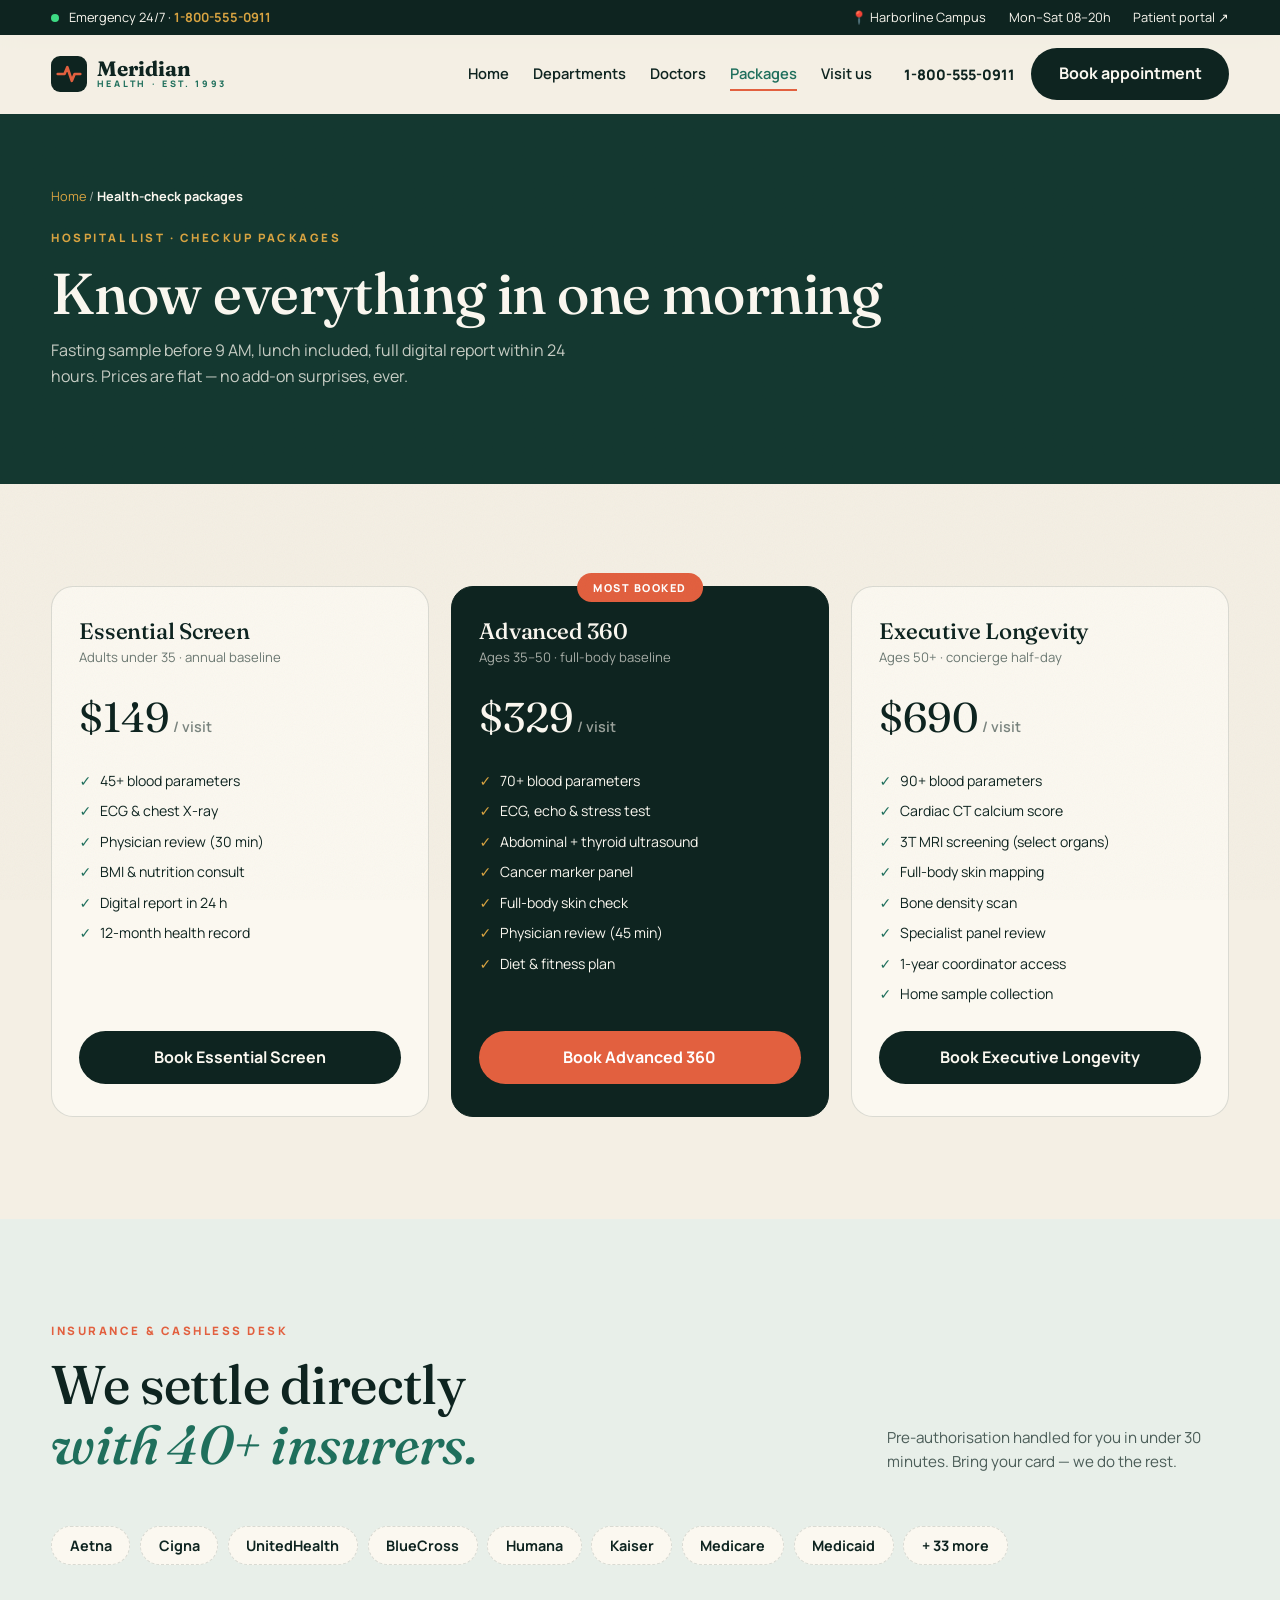
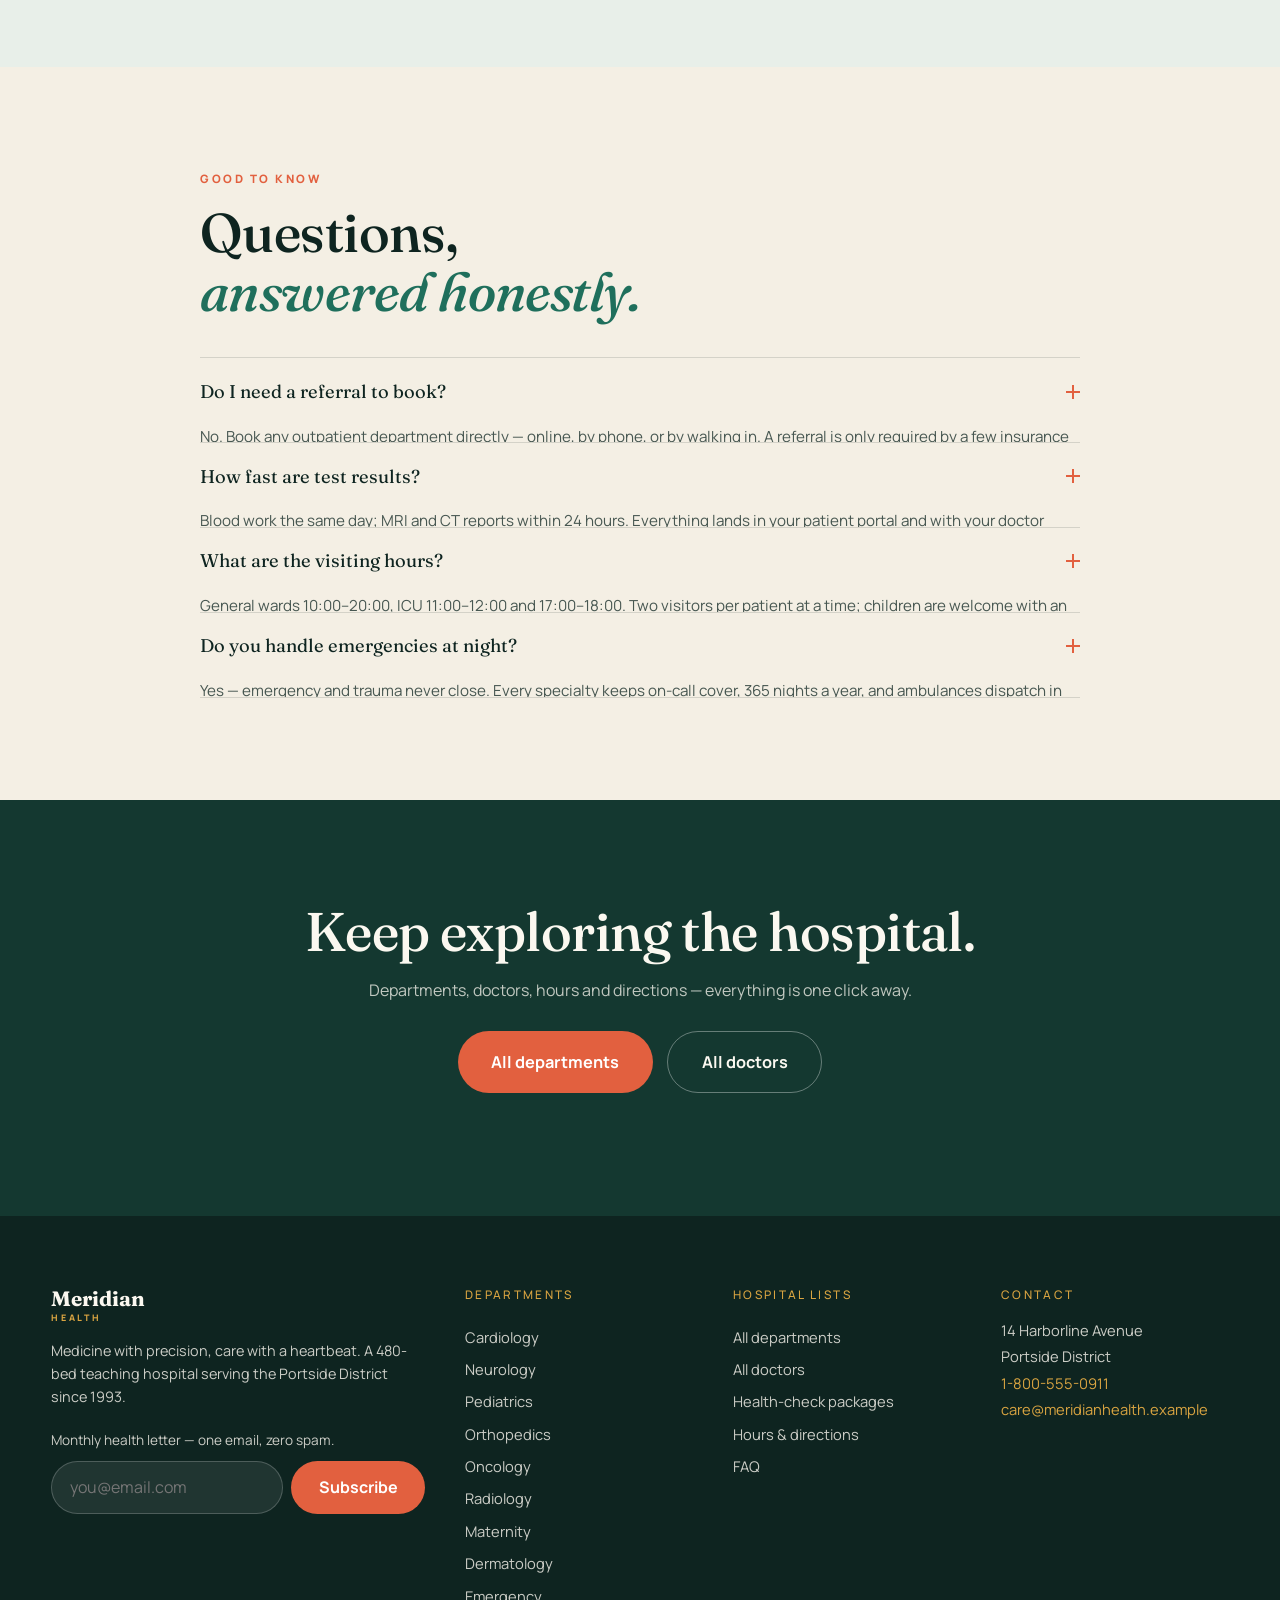
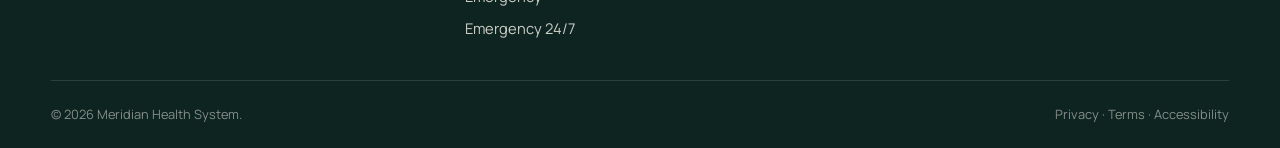
<file: packages.html>
<!DOCTYPE html>
<html lang="en">
<head>
  <meta charset="UTF-8" />
  <meta name="viewport" content="width=device-width, initial-scale=1.0" />
  <title>Health-Check Packages — Meridian Health</title>
  <meta name="description" content="Flat-price health checkups at Meridian General Hospital: Essential, Advanced 360 and Executive Longevity." />
  <link rel="preconnect" href="https://fonts.googleapis.com" />
  <link rel="preconnect" href="https://fonts.gstatic.com" crossorigin />
  <link href="https://fonts.googleapis.com/css2?family=Fraunces:ital,opsz,wght@0,9..144,300;0,9..144,500;0,9..144,700;1,9..144,500&family=Manrope:wght@400;500;600;700;800&display=swap" rel="stylesheet" />
  <link rel="stylesheet" href="css/styles.css" />
</head>
<body data-page="packages">
<main id="main">

  <!-- Page hero -->
  <section class="page-hero">
    <div class="container">
      <nav class="crumbs" aria-label="Breadcrumb"><a href="index.html">Home</a> / <b>Health-check packages</b></nav>
      <p class="eyebrow eyebrow--mint">Hospital list · checkup packages</p>
      <h1>Know everything in one morning</h1>
      <p class="ph-lede">Fasting sample before 9 AM, lunch included, full digital report within 24 hours. Prices are flat — no add-on surprises, ever.</p>
    </div>
  </section>

  <!-- Packages -->
  <section class="section">
    <div class="container">
      <div class="pkg-grid" id="pkg-grid"><!-- rendered --></div>
    </div>
  </section>

  <!-- Insurance -->
  <section class="section section--mist">
    <div class="container">
      <div class="section-head">
        <div><p class="eyebrow">Insurance & cashless desk</p><h2 class="section-title">We settle directly<br /><em>with 40+ insurers.</em></h2></div>
        <p class="section-note">Pre-authorisation handled for you in under 30 minutes. Bring your card — we do the rest.</p>
      </div>
      <ul class="ins-grid" id="ins-grid"><!-- rendered --></ul>
    </div>
  </section>

  <!-- FAQ -->
  <section class="section">
    <div class="container container--narrow">
      <p class="eyebrow">Good to know</p>
      <h2 class="section-title">Questions,<br /><em>answered honestly.</em></h2>
      <div class="faq-list" id="faq-list"><!-- rendered --></div>
    </div>
  </section>

  <!-- Related links -->
  <section class="section section--pine visit-band">
    <div class="container">
      <h2 class="section-title">Keep exploring the hospital.</h2>
      <p>Departments, doctors, hours and directions — everything is one click away.</p>
      <div class="hero-cta" style="justify-content:center">
        <a class="btn btn--clay btn--lg" href="departments.html">All departments</a>
        <a class="btn btn--ghost btn--ghost--light btn--lg" href="doctors.html">All doctors</a>
      </div>
    </div>
  </section>
</main>

<script src="js/data.js"></script>
<script src="js/site.js"></script>
</body>
</html>
</file>
<file: css/styles.css>
/* ════════════════════════════════════════════════════════════════
   MERIDIAN HEALTH — styles.css (multi-page build, complete)
   ════════════════════════════════════════════════════════════════ */

/* ---------- 1. Tokens ---------- */
:root{
  --ink:#0e2420; --pine:#143830; --teal:#1f6f5c; --sea:#2c8c74;
  --mist:#e8efe9; --sand:#f4efe4; --cream:#fbf8f0;
  --clay:#e2603f; --clay-dk:#c74b2c; --gold:#d9a441;
  --line:rgba(14,36,32,.14); --shadow:0 22px 55px -26px rgba(14,36,32,.4);
  --font-display:"Fraunces",Georgia,serif; --font-body:"Manrope",system-ui,sans-serif;
  --radius:18px; --ease:cubic-bezier(.22,.9,.3,1);
}

/* ---------- 2. Base ---------- */
*,*::before,*::after{box-sizing:border-box;margin:0;padding:0}
html{scroll-behavior:smooth}
body{font-family:var(--font-body);color:var(--ink);background:var(--sand);line-height:1.6;font-size:16px;-webkit-font-smoothing:antialiased;overflow-x:hidden}
body::after{content:"";position:fixed;inset:0;pointer-events:none;z-index:80;opacity:.05;mix-blend-mode:multiply;
  background-image:url("data:image/svg+xml,%3Csvg xmlns='http://www.w3.org/2000/svg' width='120' height='120'%3E%3Cfilter id='n'%3E%3CfeTurbulence type='fractalNoise' baseFrequency='.9' numOctaves='2'/%3E%3C/filter%3E%3Crect width='120' height='120' filter='url(%23n)'/%3E%3C/svg%3E")}
img{max-width:100%;display:block}
a{color:inherit;text-decoration:none}
button{font:inherit;cursor:pointer;background:none;border:0;color:inherit}
input,select,textarea{font:inherit;color:inherit}
h1,h2,h3,h4{font-family:var(--font-display);font-weight:500;line-height:1.1;letter-spacing:-.01em}
em{font-style:italic;color:var(--teal)}
.container{width:min(1180px,92%);margin-inline:auto}
.container--narrow{width:min(880px,92%)}
.skip-link{position:absolute;left:-999px;top:0;background:var(--ink);color:#fff;padding:.6rem 1rem;z-index:200}
.skip-link:focus{left:8px}

/* ---------- 3. Type & shared ---------- */
.eyebrow{font-size:.72rem;font-weight:800;letter-spacing:.22em;text-transform:uppercase;color:var(--clay);margin-bottom:.9rem}
.eyebrow--mint{color:var(--gold)}
.section{padding:clamp(4rem,8vw,7rem) 0}
.section--mist{background:var(--mist)}
.section--pine{background:var(--pine);color:var(--cream)} .section--pine em{color:var(--gold)}
.section--sand{background:var(--cream);border-block:1px solid var(--line)}
.section-title{font-size:clamp(2rem,4.6vw,3.4rem)}
.section-head{display:flex;justify-content:space-between;align-items:flex-end;gap:2rem;flex-wrap:wrap;margin-bottom:clamp(2rem,4vw,3.2rem)}
.section-note{max-width:38ch;color:rgba(14,36,32,.72);font-size:.95rem}
.btn{display:inline-flex;align-items:center;justify-content:center;gap:.5rem;font-weight:700;border-radius:999px;padding:.85rem 1.7rem;transition:transform .25s var(--ease),box-shadow .25s,background .25s}
.btn--primary{background:var(--ink);color:var(--cream)} .btn--primary:hover{background:var(--teal);transform:translateY(-2px);box-shadow:var(--shadow)}
.btn--clay{background:var(--clay);color:#fff} .btn--clay:hover{background:var(--clay-dk);transform:translateY(-2px)}
.btn--ghost{border:1.5px solid var(--line)} .btn--ghost:hover{border-color:var(--ink);transform:translateY(-2px)}
.btn--ghost--light{border-color:rgba(255,255,255,.35);color:var(--cream)} .btn--ghost--light:hover{border-color:var(--gold);color:var(--gold)}
.btn--lg{padding:1.05rem 2.1rem;font-size:1.02rem} .btn--sm{padding:.5rem 1.05rem;font-size:.85rem} .btn--block{width:100%}
.btn[disabled]{opacity:.6;cursor:wait;transform:none}
.link-btn{font-weight:700;color:var(--teal);border-bottom:2px solid transparent} .link-btn:hover{border-color:var(--teal)}
.chip{border:1.5px solid var(--line);border-radius:999px;padding:.45rem 1.05rem;font-size:.85rem;font-weight:600;transition:all .2s;background:var(--cream)}
.chip:hover{border-color:var(--teal)} .chip.is-active{background:var(--ink);color:var(--cream);border-color:var(--ink)}
.icon-btn{width:44px;height:44px;border-radius:50%;border:1.5px solid var(--line);display:grid;place-items:center;transition:all .2s;background:var(--cream)}
.icon-btn:hover{background:var(--ink);color:var(--cream)}
.dot{display:inline-block;width:8px;height:8px;border-radius:50%;margin-right:.4rem}
.dot--live{background:#3ddc84;box-shadow:0 0 0 0 rgba(61,220,132,.6);animation:pulse 1.8s infinite}
@keyframes pulse{70%{box-shadow:0 0 0 8px rgba(61,220,132,0)}100%{box-shadow:0 0 0 0 rgba(61,220,132,0)}}
.reveal{opacity:0;transform:translateY(28px);transition:opacity .8s var(--ease),transform .8s var(--ease)}
.reveal.in-view{opacity:1;transform:none}
.h2{font-size:1.6rem;margin:1.8rem 0 .7rem} .h2:first-child{margin-top:0}
.body-lg{font-size:1.02rem;color:rgba(14,36,32,.78);max-width:62ch}

/* ---------- 4. Utility bar / header ---------- */
.utility-bar{background:var(--ink);color:var(--cream);font-size:.8rem}
.utility-inner{display:flex;justify-content:space-between;gap:1rem;padding:.45rem 0;flex-wrap:wrap}
.util-links{display:flex;gap:1.4rem;flex-wrap:wrap}
.util-item a{color:var(--gold);font-weight:700}
.progress-bar{position:fixed;top:0;left:0;height:3px;width:0;background:var(--clay);z-index:120}
.site-header{position:sticky;top:0;z-index:100;background:rgba(244,239,228,.88);backdrop-filter:blur(10px);border-bottom:1px solid transparent;transition:.3s}
.site-header.is-scrolled{border-color:var(--line);box-shadow:0 10px 30px -20px rgba(14,36,32,.4)}
.nav-wrap{display:flex;align-items:center;gap:2rem;padding:.8rem 0}
.brand{display:flex;align-items:center;gap:.6rem}
.brand-text{font-family:var(--font-display);font-size:1.3rem;font-weight:700;line-height:1}
.brand-text small{display:block;font-family:var(--font-body);font-size:.56rem;letter-spacing:.3em;font-weight:800;color:var(--teal)}
.brand-text--light{color:var(--cream)} .brand-text--light small{color:var(--gold)}
.main-nav{display:flex;gap:1.5rem;margin-left:auto;font-weight:600;font-size:.92rem}
.main-nav a{position:relative;padding:.3rem 0}
.main-nav a::after{content:"";position:absolute;left:0;bottom:0;width:100%;height:2px;background:var(--clay);transform:scaleX(0);transform-origin:right;transition:transform .3s var(--ease)}
.main-nav a:hover::after{transform:scaleX(1);transform-origin:left}
.main-nav a.is-active{color:var(--teal)} .main-nav a.is-active::after{transform:scaleX(1)}
.nav-actions{display:flex;align-items:center;gap:1rem}
.nav-phone{font-weight:800;font-size:.9rem;display:none}
@media(min-width:1080px){.nav-phone{display:block}}
.menu-toggle{display:none;flex-direction:column;gap:5px;padding:8px}
.menu-toggle span{width:24px;height:2px;background:var(--ink);transition:.3s var(--ease)}
body.nav-open .menu-toggle span:nth-child(1){transform:translateY(7px) rotate(45deg)}
body.nav-open .menu-toggle span:nth-child(2){opacity:0}
body.nav-open .menu-toggle span:nth-child(3){transform:translateY(-7px) rotate(-45deg)}
.mobile-nav{display:none;flex-direction:column;gap:.3rem;padding:1rem 4% 1.6rem;border-top:1px solid var(--line)}
.mobile-nav a{font-family:var(--font-display);font-size:1.4rem;padding:.4rem 0;border-bottom:1px solid var(--line)}
body.nav-open .mobile-nav{display:flex}
@media(max-width:920px){.main-nav{display:none}.menu-toggle{display:flex}.nav-actions .btn{display:none}}

/* ---------- 5. Hero collage (home) ---------- */
.hero{padding:clamp(3rem,6vw,5rem) 0;background:radial-gradient(60% 90% at 85% 10%,rgba(44,140,116,.15),transparent 60%),radial-gradient(50% 80% at 8% 90%,rgba(226,96,63,.1),transparent 60%),var(--sand)}
.hero-grid{display:grid;grid-template-columns:1.02fr .98fr;gap:clamp(2rem,5vw,4rem);align-items:center}
.hero-title{font-size:clamp(2.6rem,5.4vw,4.4rem);margin:.4rem 0 1.2rem}
.hero-title .accent{color:var(--clay);font-style:italic}
.line{display:block;overflow:hidden}
.line>span{display:block;transform:translateY(115%);transition:transform 1s var(--ease)}
.line:nth-child(2)>span{transition-delay:.12s}.line:nth-child(3)>span{transition-delay:.24s}
body.is-loaded .line>span{transform:none}
.lede{max-width:52ch;color:rgba(14,36,32,.78);font-size:1.05rem}
.hero-cta{display:flex;gap:.9rem;flex-wrap:wrap;margin:1.7rem 0 1.3rem}
.hero-proof{display:flex;align-items:center;gap:.9rem;font-size:.88rem}
.avatar-stack{display:flex}
.avatar-stack img{width:38px;height:38px;border-radius:50%;border:2.5px solid var(--sand);margin-left:-10px;object-fit:cover}
.avatar-stack img:first-child{margin-left:0}
.hero-visual{position:relative;min-height:560px}
.hv-main{position:absolute;inset:0 0 12% 8%;border-radius:26px;overflow:hidden;box-shadow:var(--shadow)}
.hv-main img{width:100%;height:100%;object-fit:cover;animation:kenburns 20s ease-in-out infinite alternate}
@keyframes kenburns{to{transform:scale(1.1) translate(-1.5%,1.5%)}}
.hv-polaroid{position:absolute;left:-2%;bottom:2%;width:46%;background:#fff;padding:.55rem .55rem 0;border-radius:12px;box-shadow:var(--shadow);transform:rotate(-4deg);transition:transform .4s var(--ease)}
.hv-polaroid:hover{transform:rotate(0)}
.hv-polaroid img{border-radius:8px;aspect-ratio:7/5;object-fit:cover}
.hv-polaroid figcaption{font-size:.7rem;font-weight:700;padding:.45rem .2rem;color:rgba(14,36,32,.65)}
.hv-monitor{position:absolute;right:0;top:6%;background:var(--ink);color:#cfe6da;border-radius:16px;padding:.8rem 1rem;box-shadow:var(--shadow);width:62%}
.ecg-mini{width:100%;height:52px;fill:none;stroke:#5dffa8;stroke-width:2;stroke-linecap:round;stroke-linejoin:round;filter:drop-shadow(0 0 5px rgba(93,255,168,.7));stroke-dasharray:120 480;animation:sweep 3s linear infinite}
@keyframes sweep{from{stroke-dashoffset:600}to{stroke-dashoffset:0}}
.hv-monitor p{font-size:.78rem;color:rgba(207,230,218,.75)}
.hv-monitor strong{font-family:var(--font-display);font-size:1.3rem;color:#5dffa8}
.live-chip{display:inline-flex;align-items:center;background:rgba(61,220,132,.12);border:1px solid rgba(61,220,132,.4);color:#8ef0b6;border-radius:999px;padding:.12rem .6rem;font-size:.68rem;font-weight:800;margin-bottom:.3rem}
.hv-badge{position:absolute;right:4%;bottom:-4%;background:var(--cream);border-radius:16px;box-shadow:var(--shadow);padding:.85rem 1rem;display:flex;align-items:center;gap:1rem;animation:floaty 5s ease-in-out infinite}
.hv-badge strong{display:block;font-size:.78rem}
.hv-badge span{font-size:.88rem;font-weight:800;color:var(--teal)}
@keyframes floaty{50%{transform:translateY(-7px)}}
@media(max-width:920px){.hero-grid{grid-template-columns:1fr}.hero-visual{min-height:480px}}

/* ---------- 6. Ticker / insurers / stats ---------- */
.ticker{background:var(--pine);color:var(--cream);overflow:hidden}
.ticker-track{display:flex;gap:3rem;width:max-content;padding:.7rem 0;animation:tick 36s linear infinite;font-size:.85rem;font-weight:600;white-space:nowrap}
.ticker:hover .ticker-track{animation-play-state:paused}
@keyframes tick{to{transform:translateX(-50%)}}
.insurers{border-bottom:1px solid var(--line);background:var(--cream)}
.ins-inner{display:flex;align-items:center;gap:1.6rem;padding:1rem 0;flex-wrap:wrap}
.ins-inner>span{font-size:.78rem;font-weight:800;letter-spacing:.14em;text-transform:uppercase;color:rgba(14,36,32,.55)}
.ins-row{display:flex;gap:1.8rem;list-style:none;flex-wrap:wrap;font-family:var(--font-display);font-size:1.05rem;color:rgba(14,36,32,.5)}
.stats-band{background:var(--ink);color:var(--cream);padding:clamp(2.5rem,5vw,4rem) 0}
.stats-grid{display:grid;grid-template-columns:repeat(4,1fr);gap:1.5rem;text-align:center}
.stat strong{font-family:var(--font-display);font-size:clamp(2.2rem,4.5vw,3.4rem);color:var(--gold);display:block}
.stat span:last-child{font-size:.85rem;color:rgba(251,248,240,.65)}
@media(max-width:760px){.stats-grid{grid-template-columns:repeat(2,1fr)}}

/* ---------- 7. Department cards ---------- */
.dept-grid{display:grid;grid-template-columns:repeat(3,1fr);gap:1.4rem}
.dept-card{background:var(--cream);border:1px solid var(--line);border-radius:var(--radius);overflow:hidden;display:flex;flex-direction:column;transition:transform .35s var(--ease),box-shadow .35s}
.dept-card:hover{transform:translateY(-7px);box-shadow:var(--shadow)}
.dept-media{position:relative;overflow:hidden;aspect-ratio:16/8.5;display:block}
.dept-media img{width:100%;height:100%;object-fit:cover;transition:transform 1.4s var(--ease)}
.dept-card:hover .dept-media img{transform:scale(1.08)}
.dept-wait{position:absolute;top:.8rem;right:.8rem;background:var(--ink);color:#8ef0b6;font-size:.7rem;font-weight:800;padding:.3rem .7rem;border-radius:999px}
.dept-body{padding:1.3rem 1.3rem 1.4rem;display:flex;flex-direction:column;gap:.55rem;flex:1}
.dept-body h3{font-size:1.3rem}
.dept-body h3 a:hover{color:var(--teal)}
.dept-tag{font-size:.7rem;font-weight:800;letter-spacing:.16em;text-transform:uppercase;color:var(--clay)}
.dept-body>p{font-size:.9rem;color:rgba(14,36,32,.72)}
.dept-services{list-style:none;margin:.2rem 0 .4rem;display:grid;gap:.35rem;font-size:.85rem}
.dept-services li{padding-left:1.2rem;position:relative}
.dept-services li::before{content:"✓";position:absolute;left:0;color:var(--teal);font-weight:800}
.dept-meta{display:flex;justify-content:space-between;gap:.6rem;font-size:.76rem;font-weight:700;color:rgba(14,36,32,.55);border-top:1px dashed var(--line);padding-top:.7rem;margin-top:auto}
.dept-card--em{background:var(--ink);color:var(--cream);border-color:var(--ink)}
.dept-card--em p{color:rgba(251,248,240,.72)}
.dept-card--em .dept-meta{color:rgba(251,248,240,.6)}
@media(max-width:1020px){.dept-grid{grid-template-columns:repeat(2,1fr)}}
@media(max-width:620px){.dept-grid{grid-template-columns:1fr}}

/* ---------- 8. Care path ---------- */
.path-grid{display:grid;grid-template-columns:1fr 1.15fr;gap:clamp(2rem,6vw,5rem)}
.path-sticky{position:sticky;top:110px;align-self:start}
.path-blurb{margin-top:1.1rem;color:rgba(251,248,240,.75);max-width:42ch}
.path-progress{margin-top:2rem;height:4px;background:rgba(255,255,255,.14);border-radius:99px;overflow:hidden;max-width:260px}
.path-progress span{display:block;height:100%;width:25%;background:var(--gold);transition:width .5s var(--ease)}
.path-steps{list-style:none;display:grid;gap:1.3rem}
.path-step{background:rgba(255,255,255,.05);border:1px solid rgba(255,255,255,.12);border-radius:var(--radius);overflow:hidden;position:relative;transition:border-color .3s}
.path-step:hover{border-color:var(--gold)}
.path-step img{aspect-ratio:16/7;object-fit:cover;width:100%;opacity:.9}
.path-step .step-num{position:absolute;top:160px;right:1.4rem;font-family:var(--font-display);font-style:italic;font-size:2rem;color:var(--gold)}
.path-step h3{font-size:1.3rem;margin:1rem 1.4rem .3rem}
.path-step p{color:rgba(251,248,240,.72);font-size:.93rem;margin:0 1.4rem 1.4rem}
@media(max-width:920px){.path-grid{grid-template-columns:1fr}.path-sticky{position:static}}

/* ---------- 9. Doctor cards ---------- */
.filter-bar{display:flex;gap:.5rem;flex-wrap:wrap}
.doctor-grid{display:grid;grid-template-columns:repeat(4,1fr);gap:1.3rem}
.doctor-card{background:var(--cream);border:1px solid var(--line);border-radius:var(--radius);overflow:hidden;display:flex;flex-direction:column;transition:transform .35s var(--ease),box-shadow .35s}
.doctor-card:hover{transform:translateY(-6px);box-shadow:var(--shadow)}
.doc-media{position:relative;overflow:hidden;aspect-ratio:4/4.2;display:block}
.doc-media img{width:100%;height:100%;object-fit:cover;transition:transform 1.2s var(--ease)}
.doctor-card:hover .doc-media img{transform:scale(1.07)}
.doc-tag{position:absolute;left:.8rem;top:.8rem;background:var(--ink);color:var(--cream);font-size:.66rem;font-weight:800;letter-spacing:.12em;text-transform:uppercase;padding:.3rem .7rem;border-radius:999px}
.doc-body{padding:1rem 1.1rem 1.2rem;display:flex;flex-direction:column;gap:.35rem;flex:1}
.doc-body h3{font-size:1.12rem} .doc-body h3 a:hover{color:var(--teal)}
.doc-role{font-size:.82rem;color:rgba(14,36,32,.65)}
.doc-meta{display:flex;gap:.8rem;font-size:.76rem;font-weight:700;color:rgba(14,36,32,.55)}
.doc-meta .doc-rating{color:var(--gold)}
.doc-slots{display:flex;gap:.4rem;flex-wrap:wrap;margin:.3rem 0 .7rem}
.doc-slots span{font-size:.7rem;font-weight:700;background:var(--mist);border-radius:999px;padding:.25rem .6rem;color:var(--teal)}
.doc-slots--lg span{font-size:.85rem;padding:.4rem .9rem}
.doc-actions{display:flex;gap:.6rem;margin-top:auto}
.doc-actions .btn{flex:1;padding:.55rem .5rem;font-size:.82rem}
@media(max-width:1020px){.doctor-grid{grid-template-columns:repeat(2,1fr)}}
@media(max-width:560px){.doctor-grid{grid-template-columns:1fr}}

/* ---------- 10. Packages ---------- */
.pkg-grid{display:grid;grid-template-columns:repeat(3,1fr);gap:1.4rem;align-items:stretch}
.pkg-card{background:var(--cream);border:1px solid var(--line);border-radius:22px;padding:2rem 1.7rem;display:flex;flex-direction:column;position:relative;transition:transform .35s var(--ease),box-shadow .35s}
.pkg-card:hover{transform:translateY(-7px);box-shadow:var(--shadow)}
.pkg-card--hot{background:var(--ink);color:var(--cream);border-color:var(--ink)}
.pkg-flag{position:absolute;top:-14px;left:50%;transform:translateX(-50%);background:var(--clay);color:#fff;font-size:.68rem;font-weight:800;letter-spacing:.14em;text-transform:uppercase;padding:.35rem 1rem;border-radius:999px}
.pkg-card h3{font-size:1.4rem}
.pkg-for{font-size:.82rem;color:rgba(14,36,32,.6);margin:.2rem 0 1rem}
.pkg-card--hot .pkg-for{color:rgba(251,248,240,.65)}
.pkg-price{font-family:var(--font-display);font-size:2.6rem}
.pkg-price small{font-size:.9rem;font-family:var(--font-body);font-weight:600;color:rgba(14,36,32,.55)}
.pkg-card--hot .pkg-price small{color:rgba(251,248,240,.6)}
.pkg-list{list-style:none;margin:1.2rem 0 1.6rem;display:grid;gap:.5rem;font-size:.88rem}
.pkg-list li{padding-left:1.3rem;position:relative}
.pkg-list li::before{content:"✓";position:absolute;left:0;font-weight:800;color:var(--teal)}
.pkg-card--hot .pkg-list li::before{color:var(--gold)}
.pkg-card .btn{margin-top:auto}
@media(max-width:920px){.pkg-grid{grid-template-columns:1fr;max-width:520px;margin-inline:auto}}

/* ---------- 11. Gallery ---------- */
.gallery{display:flex;gap:1.2rem;overflow-x:auto;scroll-snap-type:x mandatory;padding:0 4% 1rem;scrollbar-width:thin}
.gallery figure{flex:0 0 min(420px,80vw);scroll-snap-align:start;border-radius:var(--radius);overflow:hidden;position:relative}
.gallery img{aspect-ratio:4/3;object-fit:cover;width:100%;transition:transform 1.4s var(--ease)}
.gallery figure:hover img{transform:scale(1.07)}
.gallery figcaption{position:absolute;inset:auto 0 0 0;padding:2rem 1.2rem .9rem;background:linear-gradient(transparent,rgba(14,36,32,.85));color:var(--cream);font-size:.85rem;font-weight:700}

/* ---------- 12. Health tools ---------- */
.tools-grid{display:grid;grid-template-columns:1fr 1fr;gap:1.3rem}
.tool-card{background:var(--cream);border:1px solid var(--line);border-radius:var(--radius);padding:1.8rem}
.tool-card--wide{grid-column:1/-1}
.tool-card h3{font-size:1.4rem}
.tool-sub{font-size:.88rem;color:rgba(14,36,32,.65);margin-bottom:1.2rem}
.tool-row{display:grid;grid-template-columns:1fr 1fr;gap:1rem;margin-bottom:1.1rem}
.tool-card label{display:flex;flex-direction:column;gap:.35rem;font-size:.82rem;font-weight:700}
.tool-card label small{color:rgba(14,36,32,.5)}
.tool-card input{border:1.5px solid var(--line);border-radius:10px;padding:.65rem .8rem;background:#fff}
.tool-card input:focus{outline:none;border-color:var(--teal)}
.bmi-gauge{position:relative;height:10px;border-radius:99px;margin:1rem 0 .8rem;background:linear-gradient(90deg,#4f9fd8 0 18%,#3fae7a 18% 44%,#e0b64f 44% 62%,#e2603f 62% 100%)}
.bmi-marker{position:absolute;top:-5px;width:20px;height:20px;border-radius:50%;background:#fff;border:3px solid var(--ink);transform:translateX(-50%);left:37%;transition:left .6s var(--ease)}
.bmi-result{font-size:1.05rem} .bmi-cat{font-weight:800;color:var(--teal)}
.hr-zones{list-style:none;margin-top:1.1rem;display:grid;gap:.55rem}
.hr-zones li{display:flex;justify-content:space-between;background:var(--mist);border-radius:10px;padding:.6rem .9rem;font-size:.9rem}
.hr-zones strong{color:var(--teal)}
.ins-list{list-style:none;display:flex;flex-wrap:wrap;gap:.5rem;margin-bottom:1rem}
.ins-list li{border:1.5px dashed var(--line);border-radius:999px;padding:.35rem .9rem;font-size:.82rem;font-weight:700}
@media(max-width:760px){.tools-grid{grid-template-columns:1fr}}

/* ---------- 13. Stories ---------- */
.story-window{overflow:hidden;border-radius:var(--radius)}
.story-track{display:flex;transition:transform .7s var(--ease)}
.story{min-width:100%;background:var(--cream);border:1px solid var(--line);border-radius:var(--radius);padding:clamp(1.8rem,4vw,3rem);text-align:center}
.story-stars{color:var(--gold);letter-spacing:.2em;margin-bottom:.8rem}
.story blockquote{font-family:var(--font-display);font-style:italic;font-size:clamp(1.25rem,2.6vw,1.9rem);line-height:1.4;max-width:34ch;margin:0 auto 1.4rem}
.story figcaption{display:flex;align-items:center;justify-content:center;gap:.8rem}
.story figcaption img{width:52px;height:52px;border-radius:50%;object-fit:cover;border:2px solid var(--teal)}
.story figcaption b{display:block;font-size:.95rem}
.story figcaption span{font-size:.78rem;color:rgba(14,36,32,.6);text-transform:uppercase;letter-spacing:.08em;font-weight:700}
.story-dots{display:flex;gap:.5rem;justify-content:center;margin-top:1.2rem}
.story-dots button{width:10px;height:10px;border-radius:50%;background:var(--line);transition:.3s}
.story-dots button.is-active{background:var(--clay);transform:scale(1.35)}
.story-controls{display:flex;gap:.6rem}

/* ---------- 14. News ---------- */
.news-grid{display:grid;grid-template-columns:repeat(3,1fr);gap:1.4rem}
.news-card{background:var(--cream);border:1px solid var(--line);border-radius:var(--radius);overflow:hidden;display:flex;flex-direction:column;transition:transform .35s var(--ease),box-shadow .35s}
.news-card:hover{transform:translateY(-6px);box-shadow:var(--shadow)}
.news-card figure{overflow:hidden;aspect-ratio:16/9}
.news-card img{width:100%;height:100%;object-fit:cover;transition:transform 1.3s var(--ease)}
.news-card:hover img{transform:scale(1.07)}
.news-body{padding:1.2rem 1.2rem 1.4rem;display:flex;flex-direction:column;gap:.5rem;flex:1}
.news-meta{display:flex;gap:.8rem;font-size:.72rem;font-weight:800;letter-spacing:.1em;text-transform:uppercase}
.news-meta b{color:var(--clay)} .news-meta span{color:rgba(14,36,32,.5)}
.news-body h3{font-size:1.2rem}
.news-body p{font-size:.88rem;color:rgba(14,36,32,.7);flex:1}
@media(max-width:920px){.news-grid{grid-template-columns:1fr}}

/* ---------- 15. FAQ / wallet ---------- */
.faq-list{margin-top:2.2rem;border-top:1px solid var(--line)}
.faq-item{border-bottom:1px solid var(--line)}
.faq-q{width:100%;display:flex;justify-content:space-between;align-items:center;gap:1rem;text-align:left;font-family:var(--font-display);font-size:1.15rem;padding:1.15rem 0}
.faq-icon{position:relative;width:14px;height:14px;flex:none}
.faq-icon::before,.faq-icon::after{content:"";position:absolute;inset:0;margin:auto;background:var(--clay);transition:transform .35s var(--ease)}
.faq-icon::before{width:14px;height:2px}.faq-icon::after{width:2px;height:14px}
.faq-q[aria-expanded="true"] .faq-icon::after{transform:rotate(90deg)}
.faq-a{display:grid;grid-template-rows:0fr;transition:grid-template-rows .45s var(--ease)}
.faq-a.open{grid-template-rows:1fr}
.faq-a p{overflow:hidden;color:rgba(14,36,32,.75);font-size:.95rem;padding-bottom:1.1rem}
.appt-list{display:grid;gap:1rem;margin-top:2rem}
.appt-card{display:flex;justify-content:space-between;align-items:center;gap:1.2rem;background:#fff;border:1px solid var(--line);border-left:5px solid var(--teal);border-radius:14px;padding:1.1rem 1.3rem;animation:appt-in .6s var(--ease)}
@keyframes appt-in{from{opacity:0;transform:translateY(14px)}}
.appt-card h3{font-size:1.12rem}
.appt-meta{font-size:.86rem;color:rgba(14,36,32,.7)}
.appt-ref{font-size:.7rem;font-weight:800;letter-spacing:.14em;color:var(--teal);text-transform:uppercase}
.appt-cancel{font-size:.8rem;font-weight:800;color:var(--clay);border:1.5px solid var(--clay);border-radius:999px;padding:.4rem 1rem}
.appt-cancel:hover{background:var(--clay);color:#fff}

/* ---------- 16. Footer ---------- */
.site-footer{background:var(--ink);color:rgba(251,248,240,.8);padding:clamp(3rem,6vw,4.5rem) 0 1.5rem}
.footer-grid{display:grid;grid-template-columns:1.6fr 1fr 1fr 1fr;gap:2.5rem;padding-bottom:2.5rem;border-bottom:1px solid rgba(255,255,255,.12)}
.footer-brand p{font-size:.9rem;margin:1rem 0 1.4rem;max-width:40ch}
.site-footer h4{font-family:var(--font-body);font-size:.74rem;letter-spacing:.2em;text-transform:uppercase;color:var(--gold);margin-bottom:1rem}
.site-footer nav{display:flex;flex-direction:column;gap:.55rem;font-size:.92rem}
.site-footer nav a:hover{color:var(--gold)}
.footer-contact{font-size:.92rem;line-height:1.8} .footer-contact a{color:var(--gold)}
.newsletter label{font-size:.85rem;display:block;margin-bottom:.6rem}
.newsletter-row{display:flex;gap:.5rem}
.newsletter input{flex:1;background:rgba(255,255,255,.08);border:1px solid rgba(255,255,255,.2);border-radius:999px;padding:.7rem 1.1rem;color:#fff}
.newsletter input:focus{outline:none;border-color:var(--gold)}
.form-hint{font-size:.8rem;margin-top:.5rem;min-height:1.2em;color:var(--gold)}
.footer-legal{display:flex;justify-content:space-between;gap:1rem;flex-wrap:wrap;padding-top:1.4rem;font-size:.8rem;color:rgba(251,248,240,.5)}
@media(max-width:920px){.footer-grid{grid-template-columns:1fr 1fr}}
@media(max-width:560px){.footer-grid{grid-template-columns:1fr}}

/* ---------- 17. Booking modal ---------- */
.modal{position:fixed;inset:0;z-index:150;display:grid;place-items:center;padding:1rem}
.modal[hidden]{display:none}
.modal-backdrop{position:absolute;inset:0;background:rgba(14,36,32,.55);backdrop-filter:blur(4px);animation:fade .3s}
.modal-card{position:relative;background:var(--sand);border-radius:22px;width:min(720px,100%);max-height:92vh;overflow:auto;padding:clamp(1.4rem,3vw,2.4rem);box-shadow:0 40px 90px -30px rgba(0,0,0,.5);animation:pop .45s var(--ease)}
@keyframes fade{from{opacity:0}} @keyframes pop{from{opacity:0;transform:translateY(26px) scale(.97)}}
.modal-card.shake{animation:shake .4s} @keyframes shake{20%,60%{transform:translateX(-7px)}40%,80%{transform:translateX(7px)}}
.modal-head{display:flex;justify-content:space-between;align-items:flex-start;gap:1rem;margin-bottom:1.4rem}
.modal-head h2{font-size:clamp(1.6rem,3vw,2.2rem)}
.form-grid{display:grid;grid-template-columns:1fr 1fr;gap:1rem 1.2rem}
.field{display:flex;flex-direction:column;gap:.35rem}
.field--full{grid-column:1/-1}
.field label{font-size:.82rem;font-weight:800}
.field label small{color:rgba(14,36,32,.5)}
.field input,.field select,.field textarea{border:1.5px solid var(--line);border-radius:12px;padding:.75rem .9rem;background:#fff;transition:border-color .2s,box-shadow .2s}
.field input:focus,.field select:focus,.field textarea:focus{outline:none;border-color:var(--teal);box-shadow:0 0 0 3px rgba(31,111,92,.15)}
.field.invalid input,.field.invalid select{border-color:var(--clay)}
.error-msg{font-size:.76rem;font-weight:700;color:var(--clay);min-height:1em}
.slot-grid{display:grid;grid-template-columns:repeat(auto-fill,minmax(88px,1fr));gap:.5rem}
.slot-hint{grid-column:1/-1;font-size:.85rem;color:rgba(14,36,32,.55)}
.slot{border:1.5px solid var(--line);border-radius:10px;padding:.55rem .3rem;text-align:center;font-size:.85rem;font-weight:700;background:#fff;transition:all .2s}
.slot:hover:not(.taken){border-color:var(--teal);transform:translateY(-2px)}
.slot.selected{background:var(--teal);border-color:var(--teal);color:#fff}
.slot.taken{opacity:.38;text-decoration:line-through;cursor:not-allowed}
.modal-foot{display:flex;justify-content:space-between;align-items:center;gap:1rem;margin-top:1.6rem;flex-wrap:wrap}
.modal-note{font-size:.8rem;color:rgba(14,36,32,.6);max-width:30ch}
@media(max-width:620px){.form-grid{grid-template-columns:1fr}}

/* ---------- 18. Toasts ---------- */
.toast-stack{position:fixed;top:1.2rem;right:1.2rem;z-index:200;display:flex;flex-direction:column;gap:.6rem;max-width:min(360px,90vw)}
.toast{background:var(--ink);color:var(--cream);border-left:4px solid var(--gold);border-radius:12px;padding:.9rem 1.1rem;font-size:.9rem;font-weight:600;box-shadow:var(--shadow);animation:toast-in .45s var(--ease)}
.toast--success{border-color:#3ddc84} .toast--error{border-color:var(--clay)}
@keyframes toast-in{from{opacity:0;transform:translateX(30px)}}
.toast.out{opacity:0;transform:translateX(30px);transition:.4s}

/* ---------- 19. Multi-page templates ---------- */
.page-hero{background:var(--pine);color:var(--cream);padding:clamp(2.6rem,6vw,4.5rem) 0}
.page-hero h1{font-size:clamp(2.2rem,5vw,3.6rem)}
.ph-lede{color:rgba(251,248,240,.78);max-width:56ch;margin:.8rem 0 1.4rem}
.crumbs{font-size:.8rem;margin-bottom:1.4rem;color:rgba(251,248,240,.6)}
.crumbs a{color:var(--gold)} .crumbs b{color:var(--cream)}
.ph-grid{display:grid;grid-template-columns:1.1fr .9fr;gap:2.5rem;align-items:center}
.ph-media{border-radius:22px;overflow:hidden;box-shadow:var(--shadow)}
.ph-media img{aspect-ratio:4/3;object-fit:cover;width:100%}
.ph-stats{display:flex;gap:2rem;margin:0 0 1.4rem;flex-wrap:wrap}
.ph-stats strong{font-family:var(--font-display);font-size:1.7rem;color:var(--gold);display:block}
.ph-stats span{font-size:.78rem;color:rgba(251,248,240,.65)}
.dept-layout{display:grid;grid-template-columns:1.6fr .8fr;gap:2.5rem;align-items:start}
.dept-layout .dept-grid,.dept-layout .doctor-grid{grid-template-columns:repeat(2,1fr)}
.detail-list{list-style:none;display:grid;gap:.5rem}
.detail-list li{padding-left:1.4rem;position:relative;font-size:.95rem}
.detail-list li::before{content:"✓";position:absolute;left:0;color:var(--teal);font-weight:800}
.aside-card{background:var(--cream);border:1px solid var(--line);border-radius:var(--radius);padding:1.4rem;margin-bottom:1.2rem;position:sticky;top:100px}
.aside-card h3{font-size:1.15rem;margin-bottom:.7rem}
.aside-card--cta{background:var(--ink);color:var(--cream);border-color:var(--ink)}
.aside-card--cta p{font-size:.88rem;color:rgba(251,248,240,.7);margin-bottom:1rem}
.list-link{list-style:none;display:grid;gap:.45rem;font-size:.9rem}
.list-link a:hover{color:var(--teal)}
.dir-list{list-style:none;display:grid;gap:.5rem}
.dir-list li{display:flex;justify-content:space-between;gap:1rem;border-bottom:1px dashed var(--line);padding-bottom:.5rem;font-size:.92rem}
.dir-list span{color:rgba(14,36,32,.55);font-size:.8rem;font-weight:700;text-align:right}
.profile-grid{display:grid;grid-template-columns:.8fr 1.2fr;gap:2.5rem;align-items:center}
.profile-photo{border-radius:24px;overflow:hidden;box-shadow:var(--shadow)}
.profile-photo img{aspect-ratio:4/4.4;object-fit:cover;width:100%}
.dm-rating{color:var(--gold);font-weight:800;margin:.3rem 0 .8rem}
.dm-chips{list-style:none;display:flex;gap:.45rem;flex-wrap:wrap}
.dm-chips li{background:var(--mist);border-radius:999px;padding:.3rem .85rem;font-size:.82rem;font-weight:700}
.contact-grid{display:grid;grid-template-columns:1.1fr .9fr;gap:2.5rem;align-items:start}
.map-figure{position:relative;border-radius:var(--radius);overflow:hidden;box-shadow:var(--shadow)}
.map-figure img{aspect-ratio:16/10;object-fit:cover;width:100%}
.map-pin{position:absolute;top:46%;left:52%;font-size:2rem;filter:drop-shadow(0 4px 6px rgba(0,0,0,.4));animation:floaty 3s ease-in-out infinite}
.hours{display:grid;gap:.5rem;margin:1.2rem 0}
.hours div{display:flex;justify-content:space-between;border-bottom:1px dashed var(--line);padding-bottom:.5rem;font-size:.92rem}
.hours dt{font-weight:700} .hours .em{color:var(--clay);font-weight:800}
.visit-cards{display:grid;grid-template-columns:repeat(3,1fr);gap:.8rem;margin:1.4rem 0}
.visit-cards div{background:var(--cream);border:1px solid var(--line);border-radius:12px;padding:.8rem .9rem;font-size:.78rem}
.visit-cards strong{display:block;font-size:.8rem;margin-bottom:.2rem}
.visit-cards span{color:rgba(14,36,32,.65)}
.ins-grid{list-style:none;display:flex;flex-wrap:wrap;gap:.6rem}
.ins-grid li{border:1.5px dashed var(--line);border-radius:999px;padding:.45rem 1.1rem;font-weight:700;font-size:.9rem;background:var(--cream)}
.visit-band{text-align:center}
.visit-band p{max-width:56ch;margin:1rem auto 1.6rem;color:rgba(251,248,240,.75)}
.em-banner{background:var(--clay);color:#fff;text-align:center;padding:.9rem 1rem;font-weight:700}
.em-banner a{color:#fff;text-decoration:underline}
@media(max-width:920px){.ph-grid,.dept-layout,.profile-grid,.contact-grid{grid-template-columns:1fr}.aside-card{position:static}.visit-cards{grid-template-columns:1fr}}

/* ---------- 20. Reduced motion ---------- */
@media (prefers-reduced-motion: reduce){
  html{scroll-behavior:auto}
  *,*::before,*::after{animation-duration:.01ms!important;animation-iteration-count:1!important;transition-duration:.01ms!important}
  .ticker-track{animation:none;flex-wrap:wrap;width:auto;white-space:normal}
  .line>span{transform:none} .reveal{opacity:1;transform:none}
}
</file>
